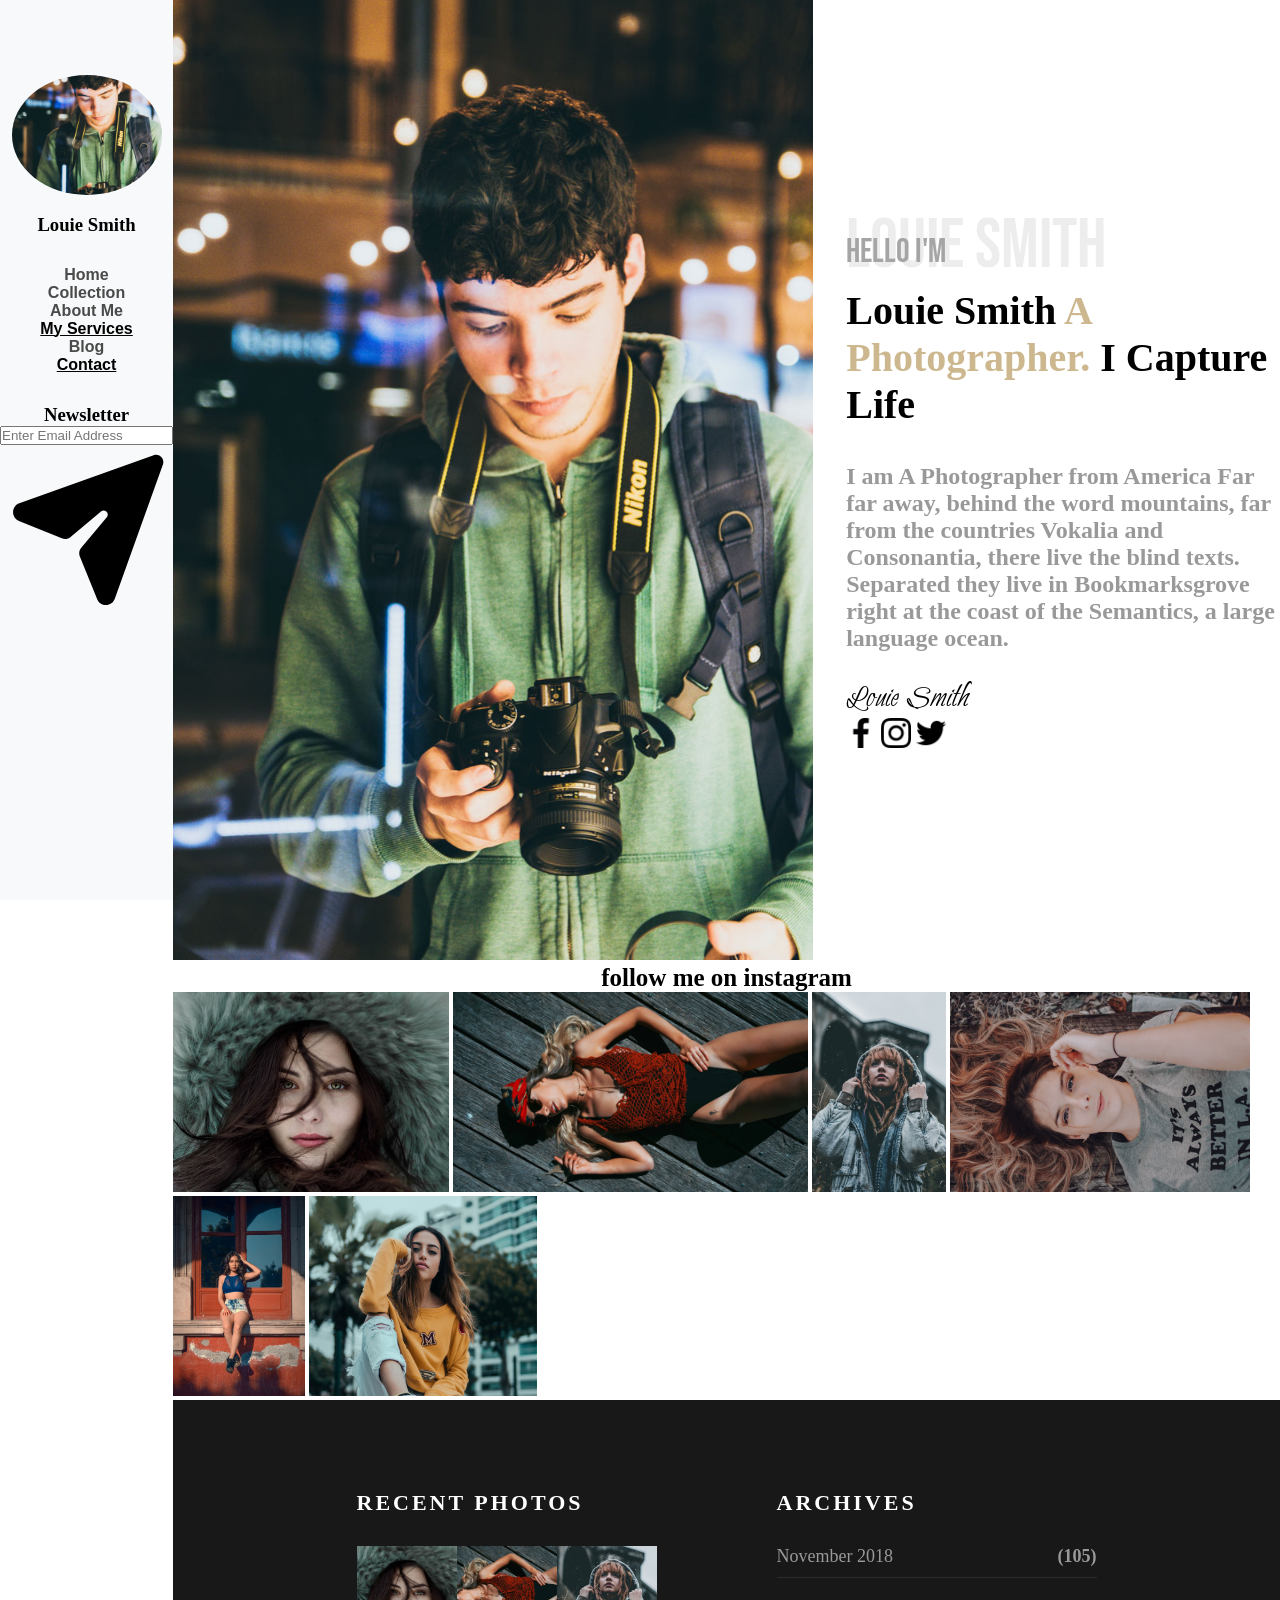
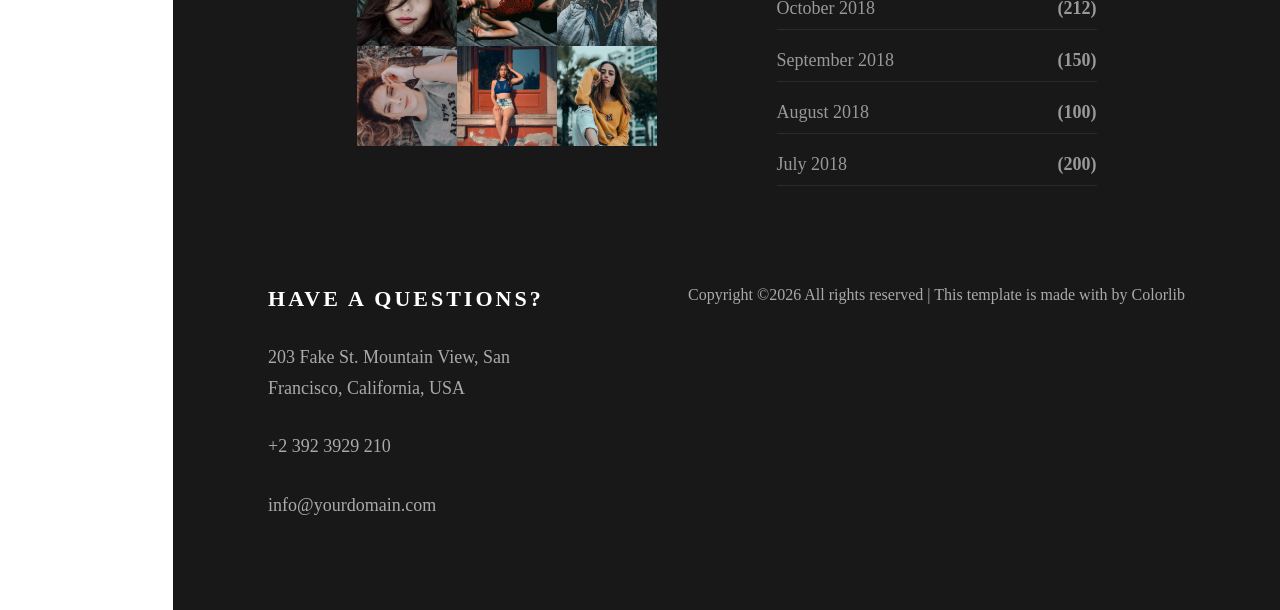
<file: index.html>
<!DOCTYPE html>
<html lang="en">
<head>
    <meta charset="UTF-8">
    <meta name="viewport" content="width=device-width, initial-scale=1.0">
    <title>louie - free 4 bbc</title>
    <link rel="stylesheet" href="xss.css">
    <link rel="preconnect" href="https://fonts.googleapis.com">
    <link rel="preconnect" href="https://fonts.gstatic.com" crossorigin>
    <link href="https://fonts.googleapis.com/css2?family=Petemoss&display=swap" rel="stylesheet">
    <link rel="preconnect" href="https://fonts.googleapis.com">
<link rel="preconnect" href="https://fonts.gstatic.com" crossorigin>
<link href="https://fonts.googleapis.com/css2?family=Bebas+Neue&display=swap" rel="stylesheet"> 
<link rel="preconnect" href="https://fonts.googleapis.com">
<link rel="preconnect" href="https://fonts.gstatic.com" crossorigin>
<link href="https://fonts.googleapis.com/css2?family=Bebas+Neue&family=Source+Code+Pro:ital,wght@0,200..900;1,200..900&display=swap" rel="stylesheet">
</head>
<body>
    <div class="home">
        <img src="author.jpg" class="profileft-autor">
    
        <h3 class="LouieS">Louie Smith</h3>
    
        <ul class="lista-home">
            <li><a href="index.html" class="home2">Home</a></li>
            <li><a href="collection.html" class="home2">Collection</a></li>
            <li><a href="about.html" class="home2">About Me</a></li>
            <li><a href="myservices.html" class="home2 ativo">My Services</a></li>
            <li><a href="blog.html" class="home2">Blog</a></li>
            <li><a href="conttact.html" class="home2hbaa">Contact</a></li>
        </ul>
    
        <div class="nws-email">
            <h3>Newsletter</h3>
    
            <input type="text"
                   class="enter-email-adress"
                   placeholder="Enter Email Address">
    
            <svg xmlns="http://www.w3.org/2000/svg"
                 viewBox="0 0 640 640"
                 class="aviao-de-papel">
    
                <path d="M568.4 37.7C578.2 34.2 589 36.7 596.4 44C603.8 51.3 606.2 62.2 602.7 72L424.7 568.9C419.7 582.8 406.6 592 391.9 592C377.7 592 364.9 583.4 359.6 570.3L295.4 412.3C290.9 401.3 292.9 388.7 300.6 379.7L395.1 267.3C400.2 261.2 399.8 252.3 394.2 246.7C388.6 241.1 379.6 240.7 373.6 245.8L261.2 340.1C252.1 347.7 239.6 349.7 228.6 345.3L70.1 280.8C57 275.5 48.4 262.7 48.4 248.5C48.4 233.8 57.6 220.7 71.5 215.7L568.4 37.7z"/>
            </svg>
        </div>
    </div>
<main id="direita">
    <section id="sec1">
        <div> 
            <img  class="pi"   src="author.jpg" alt="">
            </div>
        <div class="dois"><h3 class="ru">Louie Smith</h3>
            <h2 class="asd">hello i'm</h2>
        
        <h3 class="tr">Louie Smith  <span style="color: #ccb78f;">A Photographer.</span> I Capture Life</h3>
       <h1 class="fs"> I am A Photographer from America Far far away, behind the word mountains,
         far from the countries Vokalia and Consonantia, there live the blind texts. Separated they live in Bookmarksgrove right at the coast of the Semantics, a large language ocean.</h1>
        <br> <div class="ty">
            <h3 class="er">Louie Smith   </h3>
        <img class="ty" src="facebook-app-symbol.png" alt="">
        <img class="ty" src="instagram.png" alt="">
        <img class="ty" src="twitter.png" alt="">
        </div>
        </div>
    </section>

    <section id="sec2">
        <div>
            <h3 class="we2"> follow me on instagram</h3>
            <img  class="we"   src="image_1.jpg" alt=""> <img class="we" src="image_2.jpg" alt=""> <img class="we" src="image_3.jpg" alt=""> <img class="we" src="image_4.jpg" alt=""> <img class="we" src="image_5.jpg" alt=""> <img class="we" src="image_6.jpg" alt="">
        </div>
       
    </section>
    <footer class="rodape">

        <div class="bloco">

            <h4>RECENT PHOTOS</h4>

            <div class="mini-galeria">
                <img src="image_1.jpg">
                <img src="image_2.jpg">
                <img src="image_3.jpg">
                <img src="image_4.jpg">
                <img src="image_5.jpg">
                <img src="image_6.jpg">
            </div>

        </div>

        <div class="bloco">      
            <h4>ARCHIVES</h4>   
            <div class="archives">   
                <div><span>November 2018</span> <b>(105)</b></div>
                <div><span>October 2018</span> <b>(212)</b></div>
                <div><span>September 2018</span> <b>(150)</b></div>
                <div><span>August 2018</span> <b>(100)</b></div>
                <div><span>July 2018</span> <b>(200)</b></div>
            </div>
        </div>

        <div class="bloco">
    
    
            <h4>HAVE A QUESTIONS?</h4>
    
    
            <div class="contato">
                <p> 203 Fake St. Mountain View, San Francisco, California, USA</p>
                <p> +2 392 3929 210</p>
                <p> info@yourdomain.com</p>
            </div>
        </div>
 <div class="cpy">
    Copyright ©2026 All rights reserved | This template is made with  by Colorlib
 </div>
    
    
    </footer> 
</main>
</body>
</html>
</file>
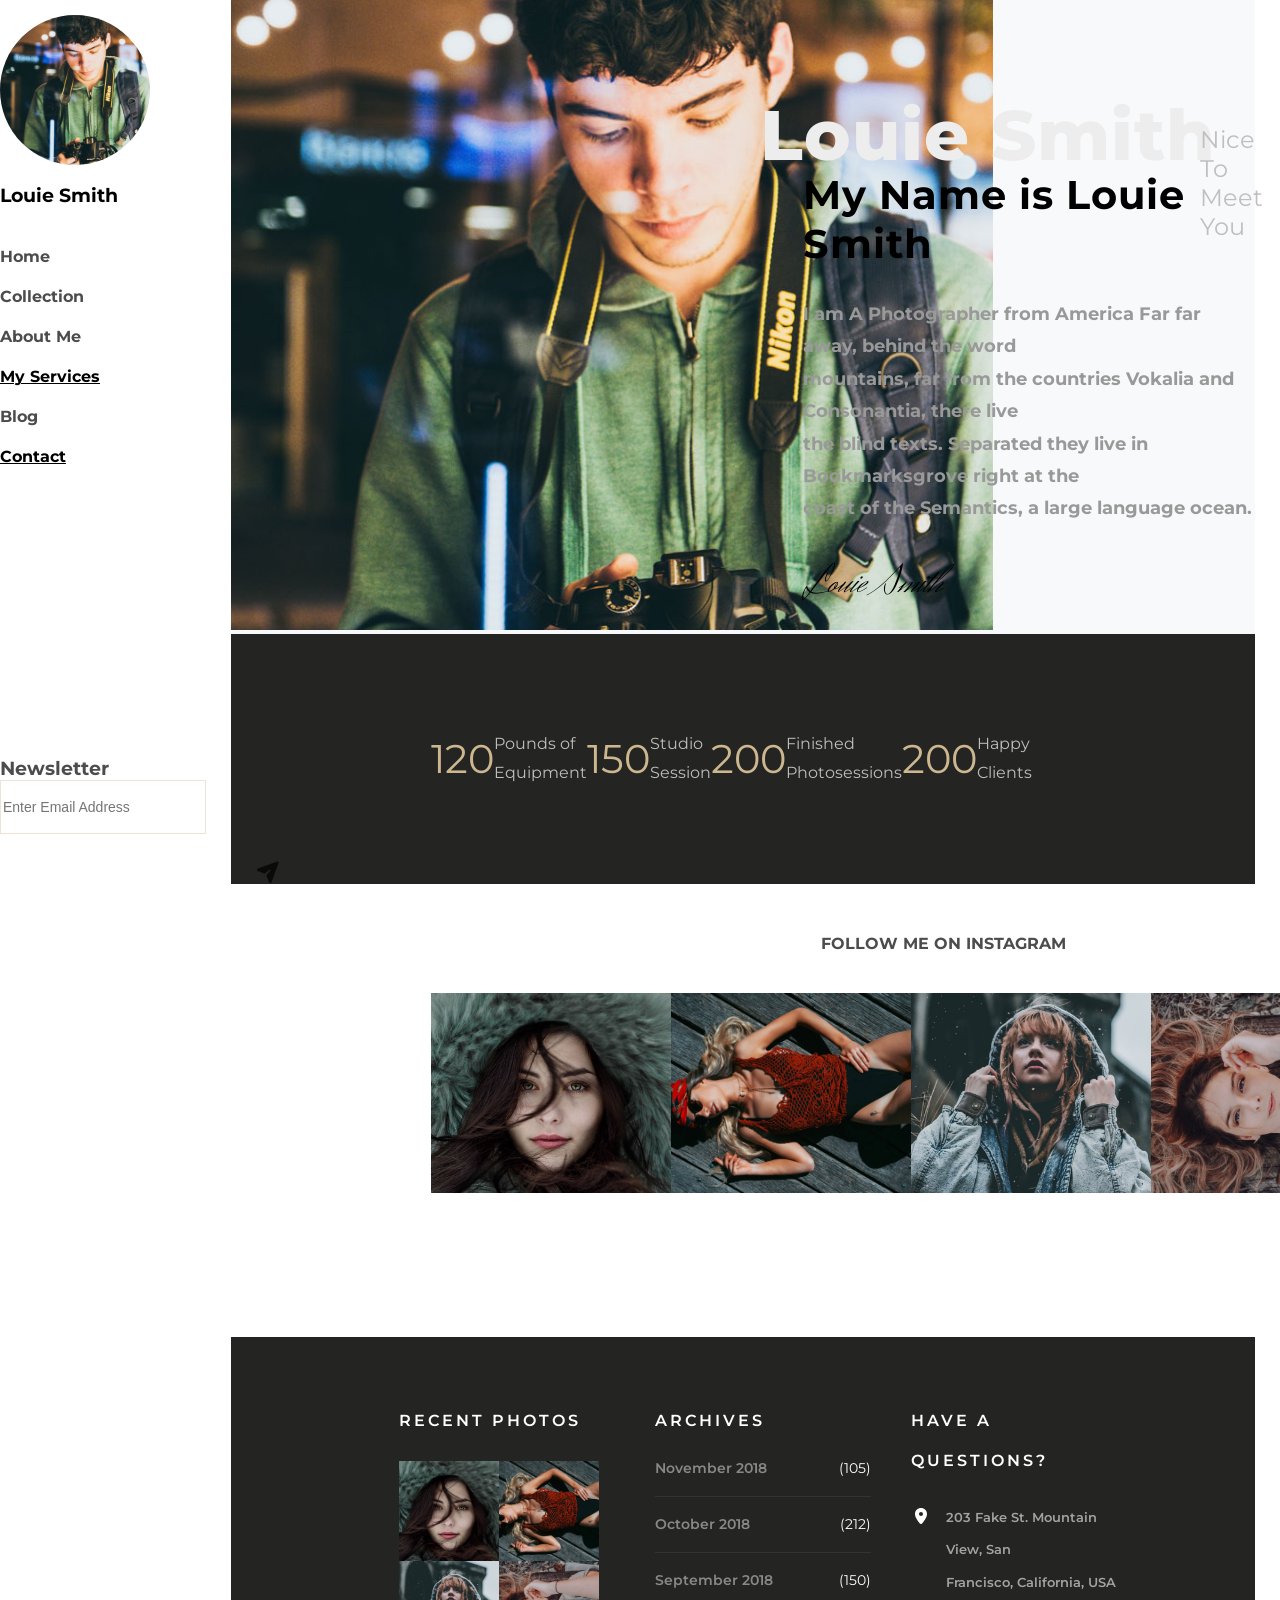
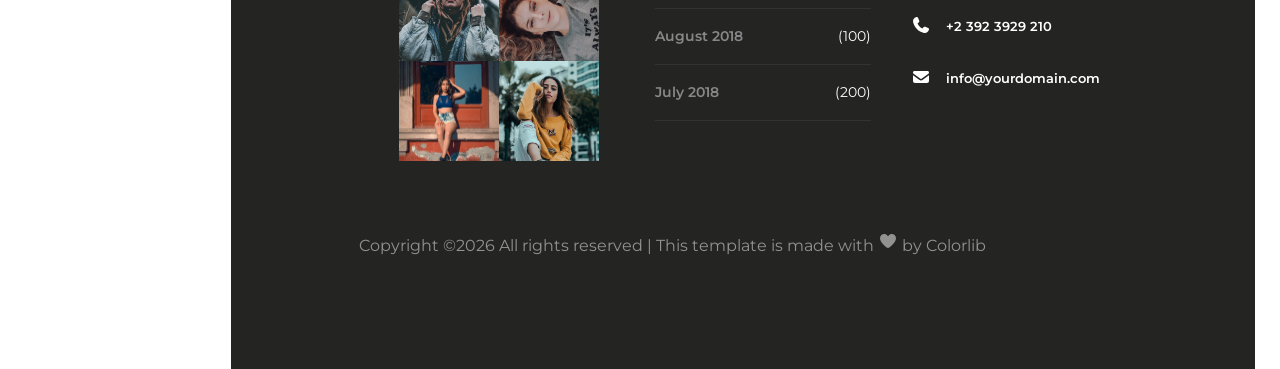
<file: about.html>
<!DOCTYPE html>
<html lang="en">

<head>
    <meta charset="UTF-8">
    <meta name="viewport" content="width=device-width, initial-scale=1.0">
    <title>Document</title>
    <link rel="stylesheet" href="about.css">
    <link rel="preconnect" href="https://fonts.googleapis.com">
    <link rel="preconnect" href="https://fonts.gstatic.com" crossorigin>
    <link href="https://fonts.googleapis.com/css2?family=Montserrat:ital,wght@0,100..900;1,100..900&display=swap"
        rel="stylesheet">
    <link rel="preconnect" href="https://fonts.googleapis.com">
    <link rel="preconnect" href="https://fonts.gstatic.com" crossorigin>
    <link href="https://fonts.googleapis.com/css2?family=Herr+Von+Muellerhoff&display=swap" rel="stylesheet">
</head>

<body>
    <div class="home">
        <img src="author.jpg" class="profileft-autor">
    
        <h3 class="LouieS">Louie Smith</h3>
    
        <ul class="lista-home">
            <li><a href="index.html" class="home2">Home</a></li>
            <li><a href="collection.html" class="home2">Collection</a></li>
            <li><a href="about.html" class="home2">About Me</a></li>
            <li><a href="myservices.html" class="home2 ativo">My Services</a></li>
            <li><a href="blog.html" class="home2">Blog</a></li>
            <li><a href="conttact.html" class="home2hbaa">Contact</a></li>
        </ul>
    
        <div class="nws-email">
            <h3>Newsletter</h3>
    
            <input type="text"
                   class="enter-email-adress"
                   placeholder="Enter Email Address">
    
            <svg xmlns="http://www.w3.org/2000/svg"
                 viewBox="0 0 640 640"
                 class="aviao-de-papel">
    
                <path d="M568.4 37.7C578.2 34.2 589 36.7 596.4 44C603.8 51.3 606.2 62.2 602.7 72L424.7 568.9C419.7 582.8 406.6 592 391.9 592C377.7 592 364.9 583.4 359.6 570.3L295.4 412.3C290.9 401.3 292.9 388.7 300.6 379.7L395.1 267.3C400.2 261.2 399.8 252.3 394.2 246.7C388.6 241.1 379.6 240.7 373.6 245.8L261.2 340.1C252.1 347.7 239.6 349.7 228.6 345.3L70.1 280.8C57 275.5 48.4 262.7 48.4 248.5C48.4 233.8 57.6 220.7 71.5 215.7L568.4 37.7z"/>
            </svg>
        </div>
    </div>
    <div class="direita">
        <div class="sec01">
            <div class="esquerda-direita">
                <img src="author.jpg" class="img-autor-principal">
            </div>
            <div class="direita-direita">
                <p class="hello-im">Nice To Meet You</p>
                <h1 class="titulo-Louie">Louie Smith</h1>
                <h1 class="texto-com-dourado">My Name is Louie Smith</h1>
                <p class="paragrafo-photo">I am A Photographer from America Far far away, behind the word<br>
                    mountains, far from the countries Vokalia and Consonantia, there live<br>
                    the blind texts. Separated they live in Bookmarksgrove right at the<br>
                    coast of the Semantics, a large language ocean.</p>
                <h3 class="assinatura">Louie Smith</h3>
                <ul class="rede-social">
                    <li><a href=""><svg xmlns="http://www.w3.org/2000/svg" viewBox="0 0 640 640"
                                class="icone-redeSocial">
                                <path
                                    d="M523.4 215.7C523.7 220.2 523.7 224.8 523.7 229.3C523.7 368 418.1 527.9 225.1 527.9C165.6 527.9 110.4 510.7 64 480.8C72.4 481.8 80.6 482.1 89.3 482.1C138.4 482.1 183.5 465.5 219.6 437.3C173.5 436.3 134.8 406.1 121.5 364.5C128 365.5 134.5 366.1 141.3 366.1C150.7 366.1 160.1 364.8 168.9 362.5C120.8 352.8 84.8 310.5 84.8 259.5L84.8 258.2C98.8 266 115 270.9 132.2 271.5C103.9 252.7 85.4 220.5 85.4 184.1C85.4 164.6 90.6 146.7 99.7 131.1C151.4 194.8 229 236.4 316.1 240.9C314.5 233.1 313.5 225 313.5 216.9C313.5 159.1 360.3 112 418.4 112C448.6 112 475.9 124.7 495.1 145.1C518.8 140.6 541.6 131.8 561.7 119.8C553.9 144.2 537.3 164.6 515.6 177.6C536.7 175.3 557.2 169.5 576 161.4C561.7 182.2 543.8 200.7 523.4 215.7z" />
                            </svg></a></li>
                    <li><a href=""><svg xmlns="http://www.w3.org/2000/svg" viewBox="0 0 640 640"
                                class="icone-redeSocial">
                                <path
                                    d="M240 363.3L240 576L356 576L356 363.3L442.5 363.3L460.5 265.5L356 265.5L356 230.9C356 179.2 376.3 159.4 428.7 159.4C445 159.4 458.1 159.8 465.7 160.6L465.7 71.9C451.4 68 416.4 64 396.2 64C289.3 64 240 114.5 240 223.4L240 265.5L174 265.5L174 363.3L240 363.3z" />
                            </svg></a></li>
                    <li><a href=""><svg xmlns="http://www.w3.org/2000/svg" viewBox="0 0 640 640"
                                class="icone-redeSocial">
                                <path
                                    d="M320.3 205C256.8 204.8 205.2 256.2 205 319.7C204.8 383.2 256.2 434.8 319.7 435C383.2 435.2 434.8 383.8 435 320.3C435.2 256.8 383.8 205.2 320.3 205zM319.7 245.4C360.9 245.2 394.4 278.5 394.6 319.7C394.8 360.9 361.5 394.4 320.3 394.6C279.1 394.8 245.6 361.5 245.4 320.3C245.2 279.1 278.5 245.6 319.7 245.4zM413.1 200.3C413.1 185.5 425.1 173.5 439.9 173.5C454.7 173.5 466.7 185.5 466.7 200.3C466.7 215.1 454.7 227.1 439.9 227.1C425.1 227.1 413.1 215.1 413.1 200.3zM542.8 227.5C541.1 191.6 532.9 159.8 506.6 133.6C480.4 107.4 448.6 99.2 412.7 97.4C375.7 95.3 264.8 95.3 227.8 97.4C192 99.1 160.2 107.3 133.9 133.5C107.6 159.7 99.5 191.5 97.7 227.4C95.6 264.4 95.6 375.3 97.7 412.3C99.4 448.2 107.6 480 133.9 506.2C160.2 532.4 191.9 540.6 227.8 542.4C264.8 544.5 375.7 544.5 412.7 542.4C448.6 540.7 480.4 532.5 506.6 506.2C532.8 480 541 448.2 542.8 412.3C544.9 375.3 544.9 264.5 542.8 227.5zM495 452C487.2 471.6 472.1 486.7 452.4 494.6C422.9 506.3 352.9 503.6 320.3 503.6C287.7 503.6 217.6 506.2 188.2 494.6C168.6 486.8 153.5 471.7 145.6 452C133.9 422.5 136.6 352.5 136.6 319.9C136.6 287.3 134 217.2 145.6 187.8C153.4 168.2 168.5 153.1 188.2 145.2C217.7 133.5 287.7 136.2 320.3 136.2C352.9 136.2 423 133.6 452.4 145.2C472 153 487.1 168.1 495 187.8C506.7 217.3 504 287.3 504 319.9C504 352.5 506.7 422.6 495 452z" />
                            </svg></a></li>
                </ul>
            </div>
        </div>
        <div class="sec02">
            <div>
                <h2>120</h2>
                <h4>Pounds of<br>
                    Equipment</h4>
                <h2>150</h2>
                <h4>Studio<br>
                    Session</h4>
                <h2>200</h2>
                <h4>Finished<br>
                    Photosessions</h4>
                <h2>200</h2>
                <h4>Happy<br>
                    Clients</h4>
            </div>

        </div>
        <div class="sec03">
            <div class="follow-me">
                <h3>FOLLOW ME ON INSTAGRAM</h3>
            </div>
            <div class="flex-na-imagem">
                <div class="image-overlay">
                    <img src="image_1.jpg" class="img-insta">
                    <div class="overlay"><svg xmlns="http://www.w3.org/2000/svg" viewBox="0 0 640 640"
                            class="ig-overlay">
                            <path
                                d="M320.3 205C256.8 204.8 205.2 256.2 205 319.7C204.8 383.2 256.2 434.8 319.7 435C383.2 435.2 434.8 383.8 435 320.3C435.2 256.8 383.8 205.2 320.3 205zM319.7 245.4C360.9 245.2 394.4 278.5 394.6 319.7C394.8 360.9 361.5 394.4 320.3 394.6C279.1 394.8 245.6 361.5 245.4 320.3C245.2 279.1 278.5 245.6 319.7 245.4zM413.1 200.3C413.1 185.5 425.1 173.5 439.9 173.5C454.7 173.5 466.7 185.5 466.7 200.3C466.7 215.1 454.7 227.1 439.9 227.1C425.1 227.1 413.1 215.1 413.1 200.3zM542.8 227.5C541.1 191.6 532.9 159.8 506.6 133.6C480.4 107.4 448.6 99.2 412.7 97.4C375.7 95.3 264.8 95.3 227.8 97.4C192 99.1 160.2 107.3 133.9 133.5C107.6 159.7 99.5 191.5 97.7 227.4C95.6 264.4 95.6 375.3 97.7 412.3C99.4 448.2 107.6 480 133.9 506.2C160.2 532.4 191.9 540.6 227.8 542.4C264.8 544.5 375.7 544.5 412.7 542.4C448.6 540.7 480.4 532.5 506.6 506.2C532.8 480 541 448.2 542.8 412.3C544.9 375.3 544.9 264.5 542.8 227.5zM495 452C487.2 471.6 472.1 486.7 452.4 494.6C422.9 506.3 352.9 503.6 320.3 503.6C287.7 503.6 217.6 506.2 188.2 494.6C168.6 486.8 153.5 471.7 145.6 452C133.9 422.5 136.6 352.5 136.6 319.9C136.6 287.3 134 217.2 145.6 187.8C153.4 168.2 168.5 153.1 188.2 145.2C217.7 133.5 287.7 136.2 320.3 136.2C352.9 136.2 423 133.6 452.4 145.2C472 153 487.1 168.1 495 187.8C506.7 217.3 504 287.3 504 319.9C504 352.5 506.7 422.6 495 452z" />
                        </svg></div>
                </div>
                <div class="image-overlay">
                    <img src="image_2.jpg" class="img-insta">
                    <div class="overlay"><svg xmlns="http://www.w3.org/2000/svg" viewBox="0 0 640 640"
                            class="ig-overlay">
                            <path
                                d="M320.3 205C256.8 204.8 205.2 256.2 205 319.7C204.8 383.2 256.2 434.8 319.7 435C383.2 435.2 434.8 383.8 435 320.3C435.2 256.8 383.8 205.2 320.3 205zM319.7 245.4C360.9 245.2 394.4 278.5 394.6 319.7C394.8 360.9 361.5 394.4 320.3 394.6C279.1 394.8 245.6 361.5 245.4 320.3C245.2 279.1 278.5 245.6 319.7 245.4zM413.1 200.3C413.1 185.5 425.1 173.5 439.9 173.5C454.7 173.5 466.7 185.5 466.7 200.3C466.7 215.1 454.7 227.1 439.9 227.1C425.1 227.1 413.1 215.1 413.1 200.3zM542.8 227.5C541.1 191.6 532.9 159.8 506.6 133.6C480.4 107.4 448.6 99.2 412.7 97.4C375.7 95.3 264.8 95.3 227.8 97.4C192 99.1 160.2 107.3 133.9 133.5C107.6 159.7 99.5 191.5 97.7 227.4C95.6 264.4 95.6 375.3 97.7 412.3C99.4 448.2 107.6 480 133.9 506.2C160.2 532.4 191.9 540.6 227.8 542.4C264.8 544.5 375.7 544.5 412.7 542.4C448.6 540.7 480.4 532.5 506.6 506.2C532.8 480 541 448.2 542.8 412.3C544.9 375.3 544.9 264.5 542.8 227.5zM495 452C487.2 471.6 472.1 486.7 452.4 494.6C422.9 506.3 352.9 503.6 320.3 503.6C287.7 503.6 217.6 506.2 188.2 494.6C168.6 486.8 153.5 471.7 145.6 452C133.9 422.5 136.6 352.5 136.6 319.9C136.6 287.3 134 217.2 145.6 187.8C153.4 168.2 168.5 153.1 188.2 145.2C217.7 133.5 287.7 136.2 320.3 136.2C352.9 136.2 423 133.6 452.4 145.2C472 153 487.1 168.1 495 187.8C506.7 217.3 504 287.3 504 319.9C504 352.5 506.7 422.6 495 452z" />
                        </svg></div>
                </div>

                <div class="image-overlay">
                    <img src="image_3.jpg" class="img-insta">
                    <div class="overlay"><svg xmlns="http://www.w3.org/2000/svg" viewBox="0 0 640 640"
                            class="ig-overlay">
                            <path
                                d="M320.3 205C256.8 204.8 205.2 256.2 205 319.7C204.8 383.2 256.2 434.8 319.7 435C383.2 435.2 434.8 383.8 435 320.3C435.2 256.8 383.8 205.2 320.3 205zM319.7 245.4C360.9 245.2 394.4 278.5 394.6 319.7C394.8 360.9 361.5 394.4 320.3 394.6C279.1 394.8 245.6 361.5 245.4 320.3C245.2 279.1 278.5 245.6 319.7 245.4zM413.1 200.3C413.1 185.5 425.1 173.5 439.9 173.5C454.7 173.5 466.7 185.5 466.7 200.3C466.7 215.1 454.7 227.1 439.9 227.1C425.1 227.1 413.1 215.1 413.1 200.3zM542.8 227.5C541.1 191.6 532.9 159.8 506.6 133.6C480.4 107.4 448.6 99.2 412.7 97.4C375.7 95.3 264.8 95.3 227.8 97.4C192 99.1 160.2 107.3 133.9 133.5C107.6 159.7 99.5 191.5 97.7 227.4C95.6 264.4 95.6 375.3 97.7 412.3C99.4 448.2 107.6 480 133.9 506.2C160.2 532.4 191.9 540.6 227.8 542.4C264.8 544.5 375.7 544.5 412.7 542.4C448.6 540.7 480.4 532.5 506.6 506.2C532.8 480 541 448.2 542.8 412.3C544.9 375.3 544.9 264.5 542.8 227.5zM495 452C487.2 471.6 472.1 486.7 452.4 494.6C422.9 506.3 352.9 503.6 320.3 503.6C287.7 503.6 217.6 506.2 188.2 494.6C168.6 486.8 153.5 471.7 145.6 452C133.9 422.5 136.6 352.5 136.6 319.9C136.6 287.3 134 217.2 145.6 187.8C153.4 168.2 168.5 153.1 188.2 145.2C217.7 133.5 287.7 136.2 320.3 136.2C352.9 136.2 423 133.6 452.4 145.2C472 153 487.1 168.1 495 187.8C506.7 217.3 504 287.3 504 319.9C504 352.5 506.7 422.6 495 452z" />
                        </svg></div>
                </div>
                <div class="image-overlay">
                    <img src="image_4.jpg" class="img-insta">
                    <div class="overlay"><svg xmlns="http://www.w3.org/2000/svg" viewBox="0 0 640 640"
                            class="ig-overlay">
                            <path
                                d="M320.3 205C256.8 204.8 205.2 256.2 205 319.7C204.8 383.2 256.2 434.8 319.7 435C383.2 435.2 434.8 383.8 435 320.3C435.2 256.8 383.8 205.2 320.3 205zM319.7 245.4C360.9 245.2 394.4 278.5 394.6 319.7C394.8 360.9 361.5 394.4 320.3 394.6C279.1 394.8 245.6 361.5 245.4 320.3C245.2 279.1 278.5 245.6 319.7 245.4zM413.1 200.3C413.1 185.5 425.1 173.5 439.9 173.5C454.7 173.5 466.7 185.5 466.7 200.3C466.7 215.1 454.7 227.1 439.9 227.1C425.1 227.1 413.1 215.1 413.1 200.3zM542.8 227.5C541.1 191.6 532.9 159.8 506.6 133.6C480.4 107.4 448.6 99.2 412.7 97.4C375.7 95.3 264.8 95.3 227.8 97.4C192 99.1 160.2 107.3 133.9 133.5C107.6 159.7 99.5 191.5 97.7 227.4C95.6 264.4 95.6 375.3 97.7 412.3C99.4 448.2 107.6 480 133.9 506.2C160.2 532.4 191.9 540.6 227.8 542.4C264.8 544.5 375.7 544.5 412.7 542.4C448.6 540.7 480.4 532.5 506.6 506.2C532.8 480 541 448.2 542.8 412.3C544.9 375.3 544.9 264.5 542.8 227.5zM495 452C487.2 471.6 472.1 486.7 452.4 494.6C422.9 506.3 352.9 503.6 320.3 503.6C287.7 503.6 217.6 506.2 188.2 494.6C168.6 486.8 153.5 471.7 145.6 452C133.9 422.5 136.6 352.5 136.6 319.9C136.6 287.3 134 217.2 145.6 187.8C153.4 168.2 168.5 153.1 188.2 145.2C217.7 133.5 287.7 136.2 320.3 136.2C352.9 136.2 423 133.6 452.4 145.2C472 153 487.1 168.1 495 187.8C506.7 217.3 504 287.3 504 319.9C504 352.5 506.7 422.6 495 452z" />
                        </svg></div>
                </div>
                <div class="image-overlay">
                    <img src="image_5.jpg" class="img-insta">
                    <div class="overlay"><svg xmlns="http://www.w3.org/2000/svg" viewBox="0 0 640 640"
                            class="ig-overlay">
                            <path
                                d="M320.3 205C256.8 204.8 205.2 256.2 205 319.7C204.8 383.2 256.2 434.8 319.7 435C383.2 435.2 434.8 383.8 435 320.3C435.2 256.8 383.8 205.2 320.3 205zM319.7 245.4C360.9 245.2 394.4 278.5 394.6 319.7C394.8 360.9 361.5 394.4 320.3 394.6C279.1 394.8 245.6 361.5 245.4 320.3C245.2 279.1 278.5 245.6 319.7 245.4zM413.1 200.3C413.1 185.5 425.1 173.5 439.9 173.5C454.7 173.5 466.7 185.5 466.7 200.3C466.7 215.1 454.7 227.1 439.9 227.1C425.1 227.1 413.1 215.1 413.1 200.3zM542.8 227.5C541.1 191.6 532.9 159.8 506.6 133.6C480.4 107.4 448.6 99.2 412.7 97.4C375.7 95.3 264.8 95.3 227.8 97.4C192 99.1 160.2 107.3 133.9 133.5C107.6 159.7 99.5 191.5 97.7 227.4C95.6 264.4 95.6 375.3 97.7 412.3C99.4 448.2 107.6 480 133.9 506.2C160.2 532.4 191.9 540.6 227.8 542.4C264.8 544.5 375.7 544.5 412.7 542.4C448.6 540.7 480.4 532.5 506.6 506.2C532.8 480 541 448.2 542.8 412.3C544.9 375.3 544.9 264.5 542.8 227.5zM495 452C487.2 471.6 472.1 486.7 452.4 494.6C422.9 506.3 352.9 503.6 320.3 503.6C287.7 503.6 217.6 506.2 188.2 494.6C168.6 486.8 153.5 471.7 145.6 452C133.9 422.5 136.6 352.5 136.6 319.9C136.6 287.3 134 217.2 145.6 187.8C153.4 168.2 168.5 153.1 188.2 145.2C217.7 133.5 287.7 136.2 320.3 136.2C352.9 136.2 423 133.6 452.4 145.2C472 153 487.1 168.1 495 187.8C506.7 217.3 504 287.3 504 319.9C504 352.5 506.7 422.6 495 452z" />
                        </svg></div>
                </div>
            </div>
        </div>
        <div class="secRodapé">

            <div class="listas-rodapé">
                <ul>
                    <li>
                        <h6>RECENT PHOTOS</h6>
                    </li>
                    <div class="grade-img">
                        <img src="image_1.jpg" class="imgNaGrade">
                        <img src="image_2.jpg" class="imgNaGrade">
                        <img src="image_3.jpg" class="imgNaGrade">
                        <img src="image_4.jpg" class="imgNaGrade">
                        <img src="image_5.jpg" class="imgNaGrade">
                        <img src="image_6.jpg" class="imgNaGrade">
                    </div>
                </ul>

                <ul class="lista-arquivos">
                    <li>
                        <h6>ARCHIVES</h6>
                    </li>
                    <li>
                        <a href="" class="categoria">
                            <span class="texto">November 2018</span>
                            <span class="numero">(105)</span>
                        </a>
                    </li>
                    <li>
                        <a href="" class="categoria">
                            <span class="texto">October 2018</span>
                            <span class="numero">(212)</span>
                        </a>
                    </li>
                    <li>
                        <a href="" class="categoria">
                            <span class="texto">September 2018</span>
                            <span class="numero">(150)</span>
                        </a>
                    </li>
                    <li>
                        <a href="" class="categoria">
                            <span class="texto">August 2018</span>
                            <span class="numero">(100)</span>
                        </a>
                    </li>
                    <li>
                        <a href="" class="categoria">
                            <span class="texto">July 2018</span>
                            <span class="numero">(200)</span>
                        </a>
                    </li>
                </ul>
                <ul class="lista-contato">
                    <li class="titulo-contato">
                        <h6>HAVE A QUESTIONS?</h6>
                    </li>
                    <li class="item-contato">
                        <span><svg xmlns="http://www.w3.org/2000/svg" viewBox="0 0 640 640" class="icone">
                                <path
                                    d="M128 252.6C128 148.4 214 64 320 64C426 64 512 148.4 512 252.6C512 371.9 391.8 514.9 341.6 569.4C329.8 582.2 310.1 582.2 298.3 569.4C248.1 514.9 127.9 371.9 127.9 252.6zM320 320C355.3 320 384 291.3 384 256C384 220.7 355.3 192 320 192C284.7 192 256 220.7 256 256C256 291.3 284.7 320 320 320z" />
                            </svg></span>
                        <span class="texto-contato">203 Fake St. Mountain View, San <br>
                            Francisco, California, USA</span>
                    </li>
                    <li class="item-contato">
                        <span><svg xmlns="http://www.w3.org/2000/svg" viewBox="0 0 640 640" class="icone">
                                <path
                                    d="M224.2 89C216.3 70.1 195.7 60.1 176.1 65.4L170.6 66.9C106 84.5 50.8 147.1 66.9 223.3C104 398.3 241.7 536 416.7 573.1C493 589.3 555.5 534 573.1 469.4L574.6 463.9C580 444.2 569.9 423.6 551.1 415.8L453.8 375.3C437.3 368.4 418.2 373.2 406.8 387.1L368.2 434.3C297.9 399.4 241.3 341 208.8 269.3L253 233.3C266.9 222 271.6 202.9 264.8 186.3L224.2 89z" />
                            </svg></span>
                        <span class="texto-contato "><a href="" class="clicavel">+2 392 3929 210</a></span>
                    </li>
                    <li class="item-contato">
                        <span><svg xmlns="http://www.w3.org/2000/svg" viewBox="0 0 640 640" class="icone">
                                <path
                                    d="M112 128C85.5 128 64 149.5 64 176C64 191.1 71.1 205.3 83.2 214.4L291.2 370.4C308.3 383.2 331.7 383.2 348.8 370.4L556.8 214.4C568.9 205.3 576 191.1 576 176C576 149.5 554.5 128 528 128L112 128zM64 260L64 448C64 483.3 92.7 512 128 512L512 512C547.3 512 576 483.3 576 448L576 260L377.6 408.8C343.5 434.4 296.5 434.4 262.4 408.8L64 260z" />
                            </svg></span>
                        <span class="texto-contato"><a href="" class="clicavel">info@yourdomain.com</a></span>
                    </li>
                </ul>
            </div>
            <div class="copyright">
                <p>Copyright ©2026 All rights reserved | This template is made with <span>
                        <svg xmlns="http://www.w3.org/2000/svg" viewBox="0 0 640 640" class="heart">
                            <path
                                d="M305 151.1L320 171.8L335 151.1C360 116.5 400.2 96 442.9 96C516.4 96 576 155.6 576 229.1L576 231.7C576 343.9 436.1 474.2 363.1 529.9C350.7 539.3 335.5 544 320 544C304.5 544 289.2 539.4 276.9 529.9C203.9 474.2 64 343.9 64 231.7L64 229.1C64 155.6 123.6 96 197.1 96C239.8 96 280 116.5 305 151.1z" />
                        </svg>
                    </span> by <span><a href="https://colorlib.com/" class="colorlib">Colorlib</a></span></p>
            </div>
        </div>
    </div>

</body>

</html>
</file>
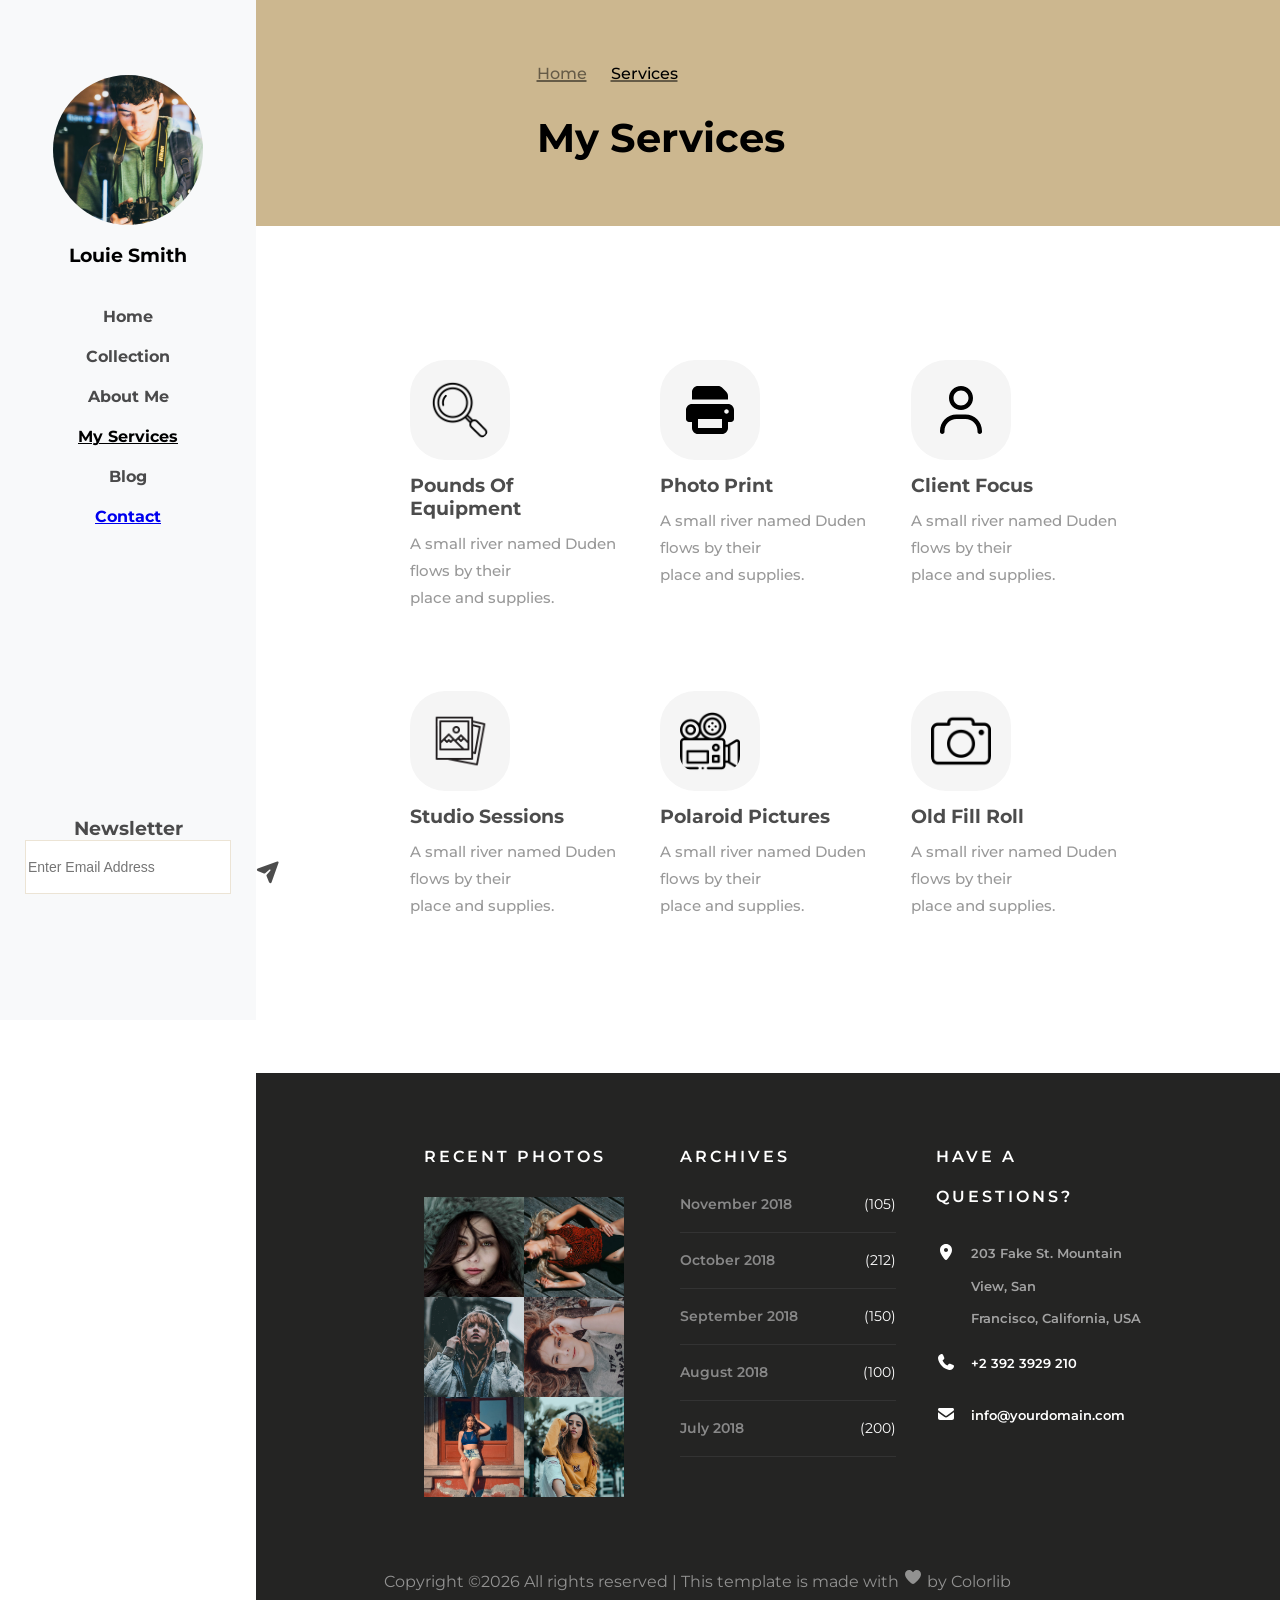
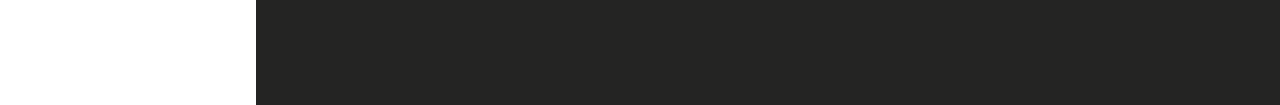
<file: conttact.html>
<!DOCTYPE html>
<html lang="en">

<head>
    <meta charset="UTF-8">
    <meta name="viewport" content="width=device-width, initial-scale=1.0">
    <title>Document</title>
    <link rel="stylesheet" href="myservices.css">
    <link rel="preconnect" href="https://fonts.googleapis.com">
    <link rel="preconnect" href="https://fonts.gstatic.com" crossorigin>
    <link href="https://fonts.googleapis.com/css2?family=Montserrat:ital,wght@0,100..900;1,100..900&display=swap"
        rel="stylesheet">
    <link rel="preconnect" href="https://fonts.googleapis.com">
    <link rel="preconnect" href="https://fonts.gstatic.com" crossorigin>
    <link href="https://fonts.googleapis.com/css2?family=Herr+Von+Muellerhoff&display=swap" rel="stylesheet">
</head>

<body>
    <div class="home">
        <img src="author.jpg" class="profileft-autor">
        <h3 class="LouieS">Louie Smith</h3>
        <ul class="lista-home   ">
            <li><a href="index.html" class="home2">Home</a></li>
            <li><a href="collection.html" class="home2">Collection</a></li>
            <li><a href="about.html" class="home2">About Me</a></li>
            <li><a href="myservices.html" class="home2 ativo">My Services</a></li>
            <li><a href="blog.html" class="home2">Blog</a></li>
            <li><a href="conttact.html" class="home2hbaa">Contact</a></li>
        </ul>
        <div class="nws-email">
            <h3>Newsletter</h3>
            <input type="text" class="enter-email-adress" placeholder="Enter Email Address">
            <svg xmlns="http://www.w3.org/2000/svg" viewBox="0 0 640 640" class="aviao-de-papel">
                <path
                    d="M568.4 37.7C578.2 34.2 589 36.7 596.4 44C603.8 51.3 606.2 62.2 602.7 72L424.7 568.9C419.7 582.8 406.6 592 391.9 592C377.7 592 364.9 583.4 359.6 570.3L295.4 412.3C290.9 401.3 292.9 388.7 300.6 379.7L395.1 267.3C400.2 261.2 399.8 252.3 394.2 246.7C388.6 241.1 379.6 240.7 373.6 245.8L261.2 340.1C252.1 347.7 239.6 349.7 228.6 345.3L70.1 280.8C57 275.5 48.4 262.7 48.4 248.5C48.4 233.8 57.6 220.7 71.5 215.7L568.4 37.7z" />
            </svg>
        </div>
    </div>
    <div class="direita">
        <div class="sec01">
            <div class="banner">
                <a href="index.html" class="redirect">Home</a>
                <a href="myservices.html" class="redirect rdativo">Services</a>
                <h3>My Services</h3>
            </div>
        </div>
        <div class="sec02">
            <div class="itens">
                <div>
                    <img src="magnifying-glass.png" class="icon-meio">
                    <h3>Pounds Of Equipment</h3>
                    <p>A small river named Duden flows by their <br>
                        place and supplies.</p>
                </div>
                <div>
                    <span><svg xmlns="http://www.w3.org/2000/svg" viewBox="0 0 640 640" class="icon-meio">
                            <path
                                d="M128 128C128 92.7 156.7 64 192 64L405.5 64C422.5 64 438.8 70.7 450.8 82.7L493.3 125.2C505.3 137.2 512 153.5 512 170.5L512 208L128 208L128 128zM64 320C64 284.7 92.7 256 128 256L512 256C547.3 256 576 284.7 576 320L576 416C576 433.7 561.7 448 544 448L512 448L512 512C512 547.3 483.3 576 448 576L192 576C156.7 576 128 547.3 128 512L128 448L96 448C78.3 448 64 433.7 64 416L64 320zM192 480L192 512L448 512L448 416L192 416L192 480zM520 336C520 322.7 509.3 312 496 312C482.7 312 472 322.7 472 336C472 349.3 482.7 360 496 360C509.3 360 520 349.3 520 336z" />
                        </svg></span>
                    <h3>Photo Print</h3>
                    <p>A small river named Duden flows by their <br>
                        place and supplies.</p>
                </div>
                <div>
                    <span><svg xmlns="http://www.w3.org/2000/svg" viewBox="0 0 640 640" class="icon-meio">
                            <path
                                d="M240 192C240 147.8 275.8 112 320 112C364.2 112 400 147.8 400 192C400 236.2 364.2 272 320 272C275.8 272 240 236.2 240 192zM448 192C448 121.3 390.7 64 320 64C249.3 64 192 121.3 192 192C192 262.7 249.3 320 320 320C390.7 320 448 262.7 448 192zM144 544C144 473.3 201.3 416 272 416L368 416C438.7 416 496 473.3 496 544L496 552C496 565.3 506.7 576 520 576C533.3 576 544 565.3 544 552L544 544C544 446.8 465.2 368 368 368L272 368C174.8 368 96 446.8 96 544L96 552C96 565.3 106.7 576 120 576C133.3 576 144 565.3 144 552L144 544z" />
                        </svg></span>
                    <h3>Client Focus</h3>
                    <p>A small river named Duden flows by their <br>
                        place and supplies.</p>
                </div>
                <div>
                    <img src="photo.png" class="icon-meio">
                    <h3>Studio Sessions</h3>
                    <p>A small river named Duden flows by their <br>
                        place and supplies.</p>
                </div>
                <div>
                    <img src="camera (1).png" class="icon-meio">
                    <h3>Polaroid Pictures</h3>
                    <p>A small river named Duden flows by their <br>
                        place and supplies.</p>
                </div>
                <div>
                    <img src="camera.png" class="icon-meio">
                    <h3>Old Fill Roll</h3>
                    <p>A small river named Duden flows by their <br>
                        place and supplies.</p>
                </div>
            </div>

        </div>
        <div class="secRodapé">
            <div class="listas-rodapé">
                <ul>
                    <li>
                        <h6>RECENT PHOTOS</h6>
                    </li>
                    <div class="grade-img">
                        <img src="image_1.jpg" class="imgNaGrade">
                        <img src="image_2.jpg" class="imgNaGrade">
                        <img src="image_3.jpg" class="imgNaGrade">
                        <img src="image_4.jpg" class="imgNaGrade">
                        <img src="image_5.jpg" class="imgNaGrade">
                        <img src="image_6.jpg" class="imgNaGrade">
                    </div>
                </ul>

                <ul class="lista-arquivos">
                    <li>
                        <h6>ARCHIVES</h6>
                    </li>
                    <li>
                        <a href="" class="categoria">
                            <span class="texto">November 2018</span>
                            <span class="numero">(105)</span>
                        </a>
                    </li>
                    <li>
                        <a href="" class="categoria">
                            <span class="texto">October 2018</span>
                            <span class="numero">(212)</span>
                        </a>
                    </li>
                    <li>
                        <a href="" class="categoria">
                            <span class="texto">September 2018</span>
                            <span class="numero">(150)</span>
                        </a>
                    </li>
                    <li>
                        <a href="" class="categoria">
                            <span class="texto">August 2018</span>
                            <span class="numero">(100)</span>
                        </a>
                    </li>
                    <li>
                        <a href="" class="categoria">
                            <span class="texto">July 2018</span>
                            <span class="numero">(200)</span>
                        </a>
                    </li>
                </ul>
                <ul class="lista-contato">
                    <li class="titulo-contato">
                        <h6>HAVE A QUESTIONS?</h6>
                    </li>
                    <li class="item-contato">
                        <span><svg xmlns="http://www.w3.org/2000/svg" viewBox="0 0 640 640" class="icone">
                                <path
                                    d="M128 252.6C128 148.4 214 64 320 64C426 64 512 148.4 512 252.6C512 371.9 391.8 514.9 341.6 569.4C329.8 582.2 310.1 582.2 298.3 569.4C248.1 514.9 127.9 371.9 127.9 252.6zM320 320C355.3 320 384 291.3 384 256C384 220.7 355.3 192 320 192C284.7 192 256 220.7 256 256C256 291.3 284.7 320 320 320z" />
                            </svg></span>
                        <span class="texto-contato">203 Fake St. Mountain View, San <br>
                            Francisco, California, USA</span>
                    </li>
                    <li class="item-contato">
                        <span><svg xmlns="http://www.w3.org/2000/svg" viewBox="0 0 640 640" class="icone">
                                <path
                                    d="M224.2 89C216.3 70.1 195.7 60.1 176.1 65.4L170.6 66.9C106 84.5 50.8 147.1 66.9 223.3C104 398.3 241.7 536 416.7 573.1C493 589.3 555.5 534 573.1 469.4L574.6 463.9C580 444.2 569.9 423.6 551.1 415.8L453.8 375.3C437.3 368.4 418.2 373.2 406.8 387.1L368.2 434.3C297.9 399.4 241.3 341 208.8 269.3L253 233.3C266.9 222 271.6 202.9 264.8 186.3L224.2 89z" />
                            </svg></span>
                        <span class="texto-contato "><a href="" class="clicavel">+2 392 3929 210</a></span>
                    </li>
                    <li class="item-contato">
                        <span><svg xmlns="http://www.w3.org/2000/svg" viewBox="0 0 640 640" class="icone">
                                <path
                                    d="M112 128C85.5 128 64 149.5 64 176C64 191.1 71.1 205.3 83.2 214.4L291.2 370.4C308.3 383.2 331.7 383.2 348.8 370.4L556.8 214.4C568.9 205.3 576 191.1 576 176C576 149.5 554.5 128 528 128L112 128zM64 260L64 448C64 483.3 92.7 512 128 512L512 512C547.3 512 576 483.3 576 448L576 260L377.6 408.8C343.5 434.4 296.5 434.4 262.4 408.8L64 260z" />
                            </svg></span>
                        <span class="texto-contato"><a href="" class="clicavel">info@yourdomain.com</a></span>
                    </li>
                </ul>
            </div>
            <div class="copyright">
                <p>Copyright ©2026 All rights reserved | This template is made with <span>
                        <svg xmlns="http://www.w3.org/2000/svg" viewBox="0 0 640 640" class="heart">
                            <path
                                d="M305 151.1L320 171.8L335 151.1C360 116.5 400.2 96 442.9 96C516.4 96 576 155.6 576 229.1L576 231.7C576 343.9 436.1 474.2 363.1 529.9C350.7 539.3 335.5 544 320 544C304.5 544 289.2 539.4 276.9 529.9C203.9 474.2 64 343.9 64 231.7L64 229.1C64 155.6 123.6 96 197.1 96C239.8 96 280 116.5 305 151.1z" />
                        </svg>
                    </span> by <span><a href="https://colorlib.com/" class="colorlib">Colorlib</a></span></p>
            </div>
        </div>
    </div>

</body>

</html>
</file>
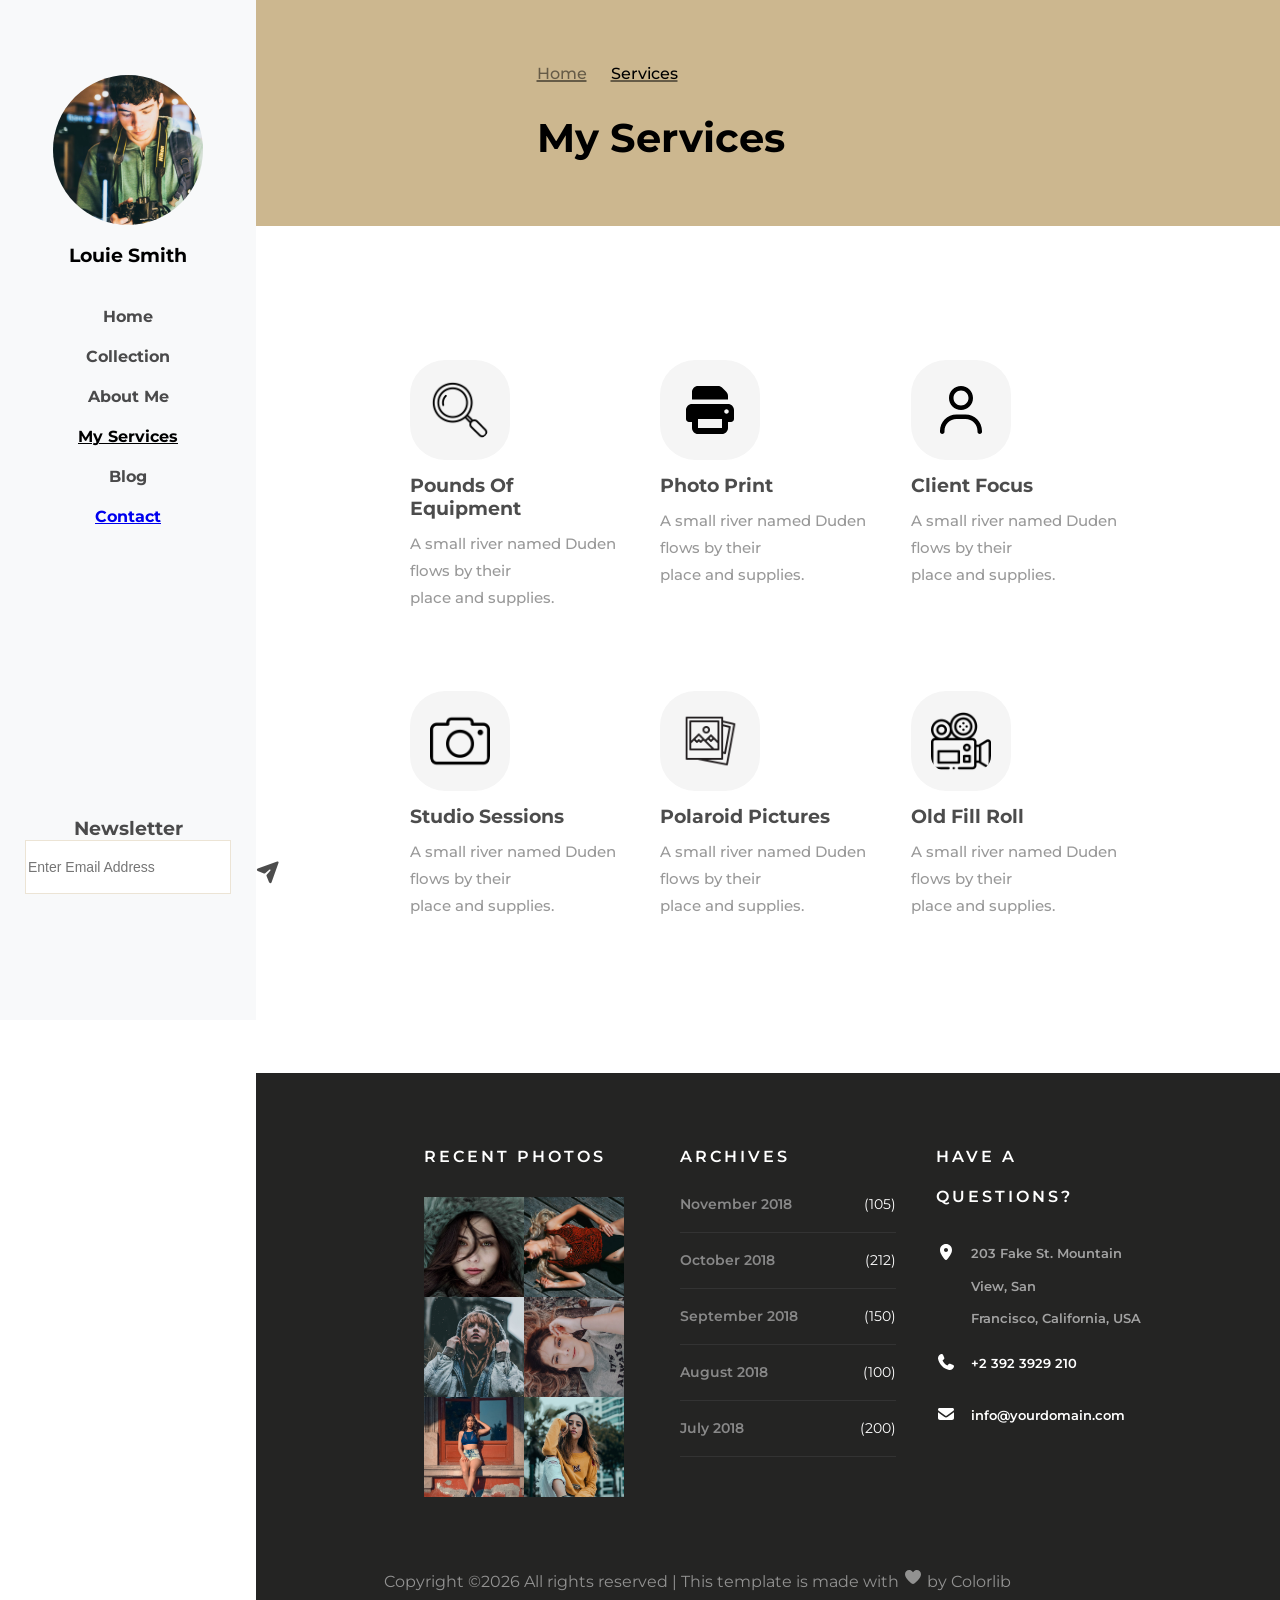
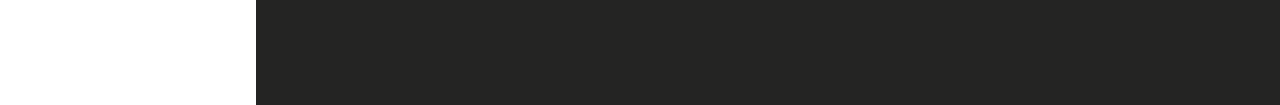
<file: myservices.html>
<!DOCTYPE html>
<html lang="en">

<head>
    <meta charset="UTF-8">
    <meta name="viewport" content="width=device-width, initial-scale=1.0">
    <title>Document</title>
    <link rel="stylesheet" href="myservices.css">
    <link rel="preconnect" href="https://fonts.googleapis.com">
    <link rel="preconnect" href="https://fonts.gstatic.com" crossorigin>
    <link href="https://fonts.googleapis.com/css2?family=Montserrat:ital,wght@0,100..900;1,100..900&display=swap"
        rel="stylesheet">
    <link rel="preconnect" href="https://fonts.googleapis.com">
    <link rel="preconnect" href="https://fonts.gstatic.com" crossorigin>
    <link href="https://fonts.googleapis.com/css2?family=Herr+Von+Muellerhoff&display=swap" rel="stylesheet">
</head>

<body>
    <div class="home">
        <img src="author.jpg" class="profileft-autor">
        <h3 class="LouieS">Louie Smith</h3>
        <ul class="lista-home">
            <li><a href="index.html" class="home2">Home</a></li>
            <li><a href="collection.html" class="home2">Collection</a></li>
            <li><a href="about.html" class="home2">About Me</a></li>
            <li><a href="myservices.html" class="home2 ativo">My Services</a></li>
            <li><a href="blog.html" class="home2">Blog</a></li>
            <li><a href="contact.html" class="home2hbaa">Contact</a></li>
        </ul>
        <div class="nws-email">
            <h3>Newsletter</h3>
            <input type="text" class="enter-email-adress" placeholder="Enter Email Address">
            <svg xmlns="http://www.w3.org/2000/svg" viewBox="0 0 640 640" class="aviao-de-papel">
                <path
                    d="M568.4 37.7C578.2 34.2 589 36.7 596.4 44C603.8 51.3 606.2 62.2 602.7 72L424.7 568.9C419.7 582.8 406.6 592 391.9 592C377.7 592 364.9 583.4 359.6 570.3L295.4 412.3C290.9 401.3 292.9 388.7 300.6 379.7L395.1 267.3C400.2 261.2 399.8 252.3 394.2 246.7C388.6 241.1 379.6 240.7 373.6 245.8L261.2 340.1C252.1 347.7 239.6 349.7 228.6 345.3L70.1 280.8C57 275.5 48.4 262.7 48.4 248.5C48.4 233.8 57.6 220.7 71.5 215.7L568.4 37.7z" />
            </svg>
        </div>
    </div>
    <div class="direita">
        <div class="sec01">
            <div class="banner">
                <a href="index.html" class="redirect">Home</a>
                <a href="myservices.html" class="redirect rdativo">Services</a>
                <h3>My Services</h3>
            </div>
        </div>
        <div class="sec02">
            <div class="itens">
                <div>
                    <img src="magnifying-glass.png" class="icon-meio">
                    <h3>Pounds Of Equipment</h3>
                    <p>A small river named Duden flows by their <br>
                        place and supplies.</p>
                </div>
                <div>
                    <span><svg xmlns="http://www.w3.org/2000/svg" viewBox="0 0 640 640" class="icon-meio">
                            <path
                                d="M128 128C128 92.7 156.7 64 192 64L405.5 64C422.5 64 438.8 70.7 450.8 82.7L493.3 125.2C505.3 137.2 512 153.5 512 170.5L512 208L128 208L128 128zM64 320C64 284.7 92.7 256 128 256L512 256C547.3 256 576 284.7 576 320L576 416C576 433.7 561.7 448 544 448L512 448L512 512C512 547.3 483.3 576 448 576L192 576C156.7 576 128 547.3 128 512L128 448L96 448C78.3 448 64 433.7 64 416L64 320zM192 480L192 512L448 512L448 416L192 416L192 480zM520 336C520 322.7 509.3 312 496 312C482.7 312 472 322.7 472 336C472 349.3 482.7 360 496 360C509.3 360 520 349.3 520 336z" />
                        </svg></span>
                    <h3>Photo Print</h3>
                    <p>A small river named Duden flows by their <br>
                        place and supplies.</p>
                </div>
                <div>
                    <span><svg xmlns="http://www.w3.org/2000/svg" viewBox="0 0 640 640" class="icon-meio">
                            <path
                                d="M240 192C240 147.8 275.8 112 320 112C364.2 112 400 147.8 400 192C400 236.2 364.2 272 320 272C275.8 272 240 236.2 240 192zM448 192C448 121.3 390.7 64 320 64C249.3 64 192 121.3 192 192C192 262.7 249.3 320 320 320C390.7 320 448 262.7 448 192zM144 544C144 473.3 201.3 416 272 416L368 416C438.7 416 496 473.3 496 544L496 552C496 565.3 506.7 576 520 576C533.3 576 544 565.3 544 552L544 544C544 446.8 465.2 368 368 368L272 368C174.8 368 96 446.8 96 544L96 552C96 565.3 106.7 576 120 576C133.3 576 144 565.3 144 552L144 544z" />
                        </svg></span>
                    <h3>Client Focus</h3>
                    <p>A small river named Duden flows by their <br>
                        place and supplies.</p>
                </div>
                <div>
                    <img src="camera.png" class="icon-meio">
                    <h3>Studio Sessions</h3>
                    <p>A small river named Duden flows by their <br>
                        place and supplies.</p>
                </div>
                <div>
                    <img src="photo.png" class="icon-meio">
                    <h3>Polaroid Pictures</h3>
                    <p>A small river named Duden flows by their <br>
                        place and supplies.</p>
                </div>
                <div>
                    <img src="camera (1).png" class="icon-meio">
                    <h3>Old Fill Roll</h3>
                    <p>A small river named Duden flows by their <br>
                        place and supplies.</p>
                </div>
            </div>

        </div>
        <div class="secRodapé">
            <div class="listas-rodapé">
                <ul>
                    <li>
                        <h6>RECENT PHOTOS</h6>
                    </li>
                    <div class="grade-img">
                        <img src="image_1.jpg" class="imgNaGrade">
                        <img src="image_2.jpg" class="imgNaGrade">
                        <img src="image_3.jpg" class="imgNaGrade">
                        <img src="image_4.jpg" class="imgNaGrade">
                        <img src="image_5.jpg" class="imgNaGrade">
                        <img src="image_6.jpg" class="imgNaGrade">
                    </div>
                </ul>

                <ul class="lista-arquivos">
                    <li>
                        <h6>ARCHIVES</h6>
                    </li>
                    <li>
                        <a href="" class="categoria">
                            <span class="texto">November 2018</span>
                            <span class="numero">(105)</span>
                        </a>
                    </li>
                    <li>
                        <a href="" class="categoria">
                            <span class="texto">October 2018</span>
                            <span class="numero">(212)</span>
                        </a>
                    </li>
                    <li>
                        <a href="" class="categoria">
                            <span class="texto">September 2018</span>
                            <span class="numero">(150)</span>
                        </a>
                    </li>
                    <li>
                        <a href="" class="categoria">
                            <span class="texto">August 2018</span>
                            <span class="numero">(100)</span>
                        </a>
                    </li>
                    <li>
                        <a href="" class="categoria">
                            <span class="texto">July 2018</span>
                            <span class="numero">(200)</span>
                        </a>
                    </li>
                </ul>
                <ul class="lista-contato">
                    <li class="titulo-contato">
                        <h6>HAVE A QUESTIONS?</h6>
                    </li>
                    <li class="item-contato">
                        <span><svg xmlns="http://www.w3.org/2000/svg" viewBox="0 0 640 640" class="icone">
                                <path
                                    d="M128 252.6C128 148.4 214 64 320 64C426 64 512 148.4 512 252.6C512 371.9 391.8 514.9 341.6 569.4C329.8 582.2 310.1 582.2 298.3 569.4C248.1 514.9 127.9 371.9 127.9 252.6zM320 320C355.3 320 384 291.3 384 256C384 220.7 355.3 192 320 192C284.7 192 256 220.7 256 256C256 291.3 284.7 320 320 320z" />
                            </svg></span>
                        <span class="texto-contato">203 Fake St. Mountain View, San <br>
                            Francisco, California, USA</span>
                    </li>
                    <li class="item-contato">
                        <span><svg xmlns="http://www.w3.org/2000/svg" viewBox="0 0 640 640" class="icone">
                                <path
                                    d="M224.2 89C216.3 70.1 195.7 60.1 176.1 65.4L170.6 66.9C106 84.5 50.8 147.1 66.9 223.3C104 398.3 241.7 536 416.7 573.1C493 589.3 555.5 534 573.1 469.4L574.6 463.9C580 444.2 569.9 423.6 551.1 415.8L453.8 375.3C437.3 368.4 418.2 373.2 406.8 387.1L368.2 434.3C297.9 399.4 241.3 341 208.8 269.3L253 233.3C266.9 222 271.6 202.9 264.8 186.3L224.2 89z" />
                            </svg></span>
                        <span class="texto-contato "><a href="" class="clicavel">+2 392 3929 210</a></span>
                    </li>
                    <li class="item-contato">
                        <span><svg xmlns="http://www.w3.org/2000/svg" viewBox="0 0 640 640" class="icone">
                                <path
                                    d="M112 128C85.5 128 64 149.5 64 176C64 191.1 71.1 205.3 83.2 214.4L291.2 370.4C308.3 383.2 331.7 383.2 348.8 370.4L556.8 214.4C568.9 205.3 576 191.1 576 176C576 149.5 554.5 128 528 128L112 128zM64 260L64 448C64 483.3 92.7 512 128 512L512 512C547.3 512 576 483.3 576 448L576 260L377.6 408.8C343.5 434.4 296.5 434.4 262.4 408.8L64 260z" />
                            </svg></span>
                        <span class="texto-contato"><a href="" class="clicavel">info@yourdomain.com</a></span>
                    </li>
                </ul>
            </div>
            <div class="copyright">
                <p>Copyright ©2026 All rights reserved | This template is made with <span>
                        <svg xmlns="http://www.w3.org/2000/svg" viewBox="0 0 640 640" class="heart">
                            <path
                                d="M305 151.1L320 171.8L335 151.1C360 116.5 400.2 96 442.9 96C516.4 96 576 155.6 576 229.1L576 231.7C576 343.9 436.1 474.2 363.1 529.9C350.7 539.3 335.5 544 320 544C304.5 544 289.2 539.4 276.9 529.9C203.9 474.2 64 343.9 64 231.7L64 229.1C64 155.6 123.6 96 197.1 96C239.8 96 280 116.5 305 151.1z" />
                        </svg>
                    </span> by <span><a href="https://colorlib.com/" class="colorlib">Colorlib</a></span></p>
            </div>
        </div>
    </div>

</body>

</html>
</file>
<file: xss.css>
*{margin: 0;
padding: 0;
box-sizing: border-box;}

.home {
  position: sticky;
  height: 900px;
  padding: 60px 0;
  text-align: center;
  top: 0;
  width: 20%;
  background-color: #f8f9fa;
}

.profileft-autor {
  width: 150px;
  height: 150px;
  object-fit: cover;
  border-radius: 50%;
  padding: 15px 0;
}

.LouieS {
  color: black;
  cursor: pointer;
}

.lista-home {
  font-family: "Montserrat", sans-serif;
  font-style: normal;
  font-weight: 500;
  padding: 30px 0;
  font-weight: bold;
  gap: 30px;
}

.home2 {
  text-decoration: none;
  color: rgba(0, 0, 0, 0.7);
  transition: 0.5s ease;
}

.home2hbaa {
  text-decoration: underline 1px solid;
  color: black;
}

.ativo {
  color: black;
  text-decoration: underline 1px solid;
}

.bl{
  font-size: 20px;
    text-align: center;
color: rgb(39, 39, 39);
font-weight: bold;
line-height: 1.8;
}

.lu{
margin-top: 500px;
}


body {display: flex;
  }
.dois{
   display: flex;
   flex-direction: column;
   justify-content: center;
    padding-left: 3%;
    font-size: 19px;
}
.ty>img{
 height: 30px;

}

.er{
  font-size: 40px;
    font-family: "Petemoss", cursive;
    font-weight: 400;
    font-style: normal;
  }

.we{
    height: 200px;
    text-align: center;
}

  .pi{
    height: 960px;
  }

#direita {}

#sec1 {display: flex;}

.we2{
  text-align: center  ;
}


.ru{
  font-size: 44px;
  color: #ededed;
  font-size: 70px;
  line-height: 1;
  font-family: "Bebas Neue", sans-serif;
  font-weight: 400;
  font-style: normal;

}

.tr{
  font-size: 40px;
  position: relative;
top: -35px;

}

.asd{
  color: rgb(165, 165, 165);
position: relative;
top: -50px;
font-size: 34px;

  font-family: "Bebas Neue", sans-serif;
  font-weight: 400;
  font-style: normal;


}
.fs{
  font-size: 24px;
  color: #999999;
}

.we2{
  font-size: 25px;
}
.rodape{
  margin-left:0%;
  background:#181818;
  color:#fff;


  display:flex;
  flex-wrap: wrap;
  justify-content:center;
  gap:100px;


  padding:90px 60px;
}
.bloco{
  display:flex;
  flex-direction:column;
  gap:30px;
  width:320px;
}
.bloco h4{
  letter-spacing:3px;
  font-size:22px;
}
.mini-galeria{
  display:flex;
  flex-wrap:wrap;
  gap:0;
}
.mini-galeria img{
  width:100px;
  height:100px;
  object-fit:cover;
}
.archives{
  display:flex;
  flex-direction:column;
  gap:20px;
}
.archives div{
  display:flex;
  justify-content:space-between;


  color:#999;
  font-size:18px;


  border-bottom:1px solid #2b2b2b;
  padding-bottom:10px;
}
.contato{

  display:flex;
  flex-direction:column;
  gap:28px;


  color:#aaa;
  line-height:1.7;
  font-size:18px;
}
.cpy{
  color:#aaa;
}
</file>
<file: about.css>
* {
    margin: 0;
}

body {
    display: flex;
    justify-content: space-between;
    align-items: flex-start;
}

ul {
    list-style-type: none;
    line-height: 2.5;
}

h3 {
    font-family: "Montserrat", sans-serif;
    color: rgba(0, 0, 0, 0.7);
    font-style: normal;
    font-weight: 500;
    font-weight: bold;
}



.cabeçalho {
    position: sticky;
    height: 900px;
    padding: 60px 0;
    text-align: center;
    top: 0;
    width: 20%;
    background-color: #f8f9fa;
}

.profileft-autor {
    width: 150px;
    height: 150px;
    object-fit: cover;
    border-radius: 50%;
    padding: 15px 0;
}

.LouieS {
    color: black;
    cursor: pointer;
}

.lista-home {
    font-family: "Montserrat", sans-serif;
    font-style: normal;
    font-weight: 500;
    padding: 30px 0;
    font-weight: bold;
    gap: 30px;
}

.home2 {
    text-decoration: none;
    color: rgba(0, 0, 0, 0.7);
    transition: 0.5s ease;
}

.home2hbaa {
    text-decoration: underline 1px solid;
    color: black;
}

.ativo {
    color: black;
    text-decoration: underline 1px solid;
}

.nws-email {
    padding: 250px 0;
}

.enter-email-adress {
    border: 1px solid #ece4d5;
    font-size: 14px;
    color: rgba(0, 0, 0, 0.4);
    font-weight: 400;
    height: 50px;
    width: 200px;
    outline: 0;
}

.aviao-de-papel {
    position: absolute;
    left: 255px;
    top: 860px;
    width: 25px;
    height: 25px;
    fill: rgba(0, 0, 0, 0.7);
    cursor: pointer;
}

.direita {
    display: flex;
    margin: 0 auto;
    width: 80%;
    flex-wrap: wrap;
}

.sec01 {
    background-color: #f8f9fa;
    display: flex;
    width: 100%;
}

.esquerda-direita {
    width: 50%;
    margin: auto;
}

.img-autor-principal {
    width: 762px;
    height: 70vh;
    object-fit: cover;
}

.direita-direita {
    margin: auto;
    width: 50%;
    height: 100px;
    margin-top: 100px;
}

.hello-im {
    color: #bfbfbf;
    font-size: 24px;
    font-weight: 400;
    font-family: "Montserrat", sans-serif;
    position: absolute;
    left: 1200px;
    top: 125px;
}

.titulo-Louie {
    color: #ededed;
    margin-left: 17px;
    z-index: -1;
    font-size: 70px;
    line-height: 1;
    font-weight: 800;
    letter-spacing: 1px;
    font-family: "Montserrat", sans-serif;
}

.texto-com-dourado {
    margin-left: 60px;
    font-size: 40px;
    letter-spacing: 1px;
    font-family: "Montserrat", sans-serif;
}


.paragrafo-photo {
    margin-left: 60px;
    margin-top: 30px;
    color: #999999;
    line-height: 1.8;
    font-size: 18px;
    font-family: "Montserrat", sans-serif;
    font-weight: bold;
}

.assinatura {
    margin-left: 60px;
    margin-top: 30px;
    font-family: "Herr Von Muellerhoff";
    font-weight: 400;
    font-style: normal;
    font-size: 2.5rem;
    color: black;
}

.rede-social {
    display: flex;
}

.icone-redeSocial {
    margin-left: 25px;
    margin-top: 30px;
    width: 35px;
    height: 30%;
    background-color: white;
    border-radius: 50%;
    padding: 15px;

}

.sec02 {
    background-color: #242423;
    width: 100%;
    padding: 6em 0;
    div {
        margin-left: 200px;
        width: 50%;
        display: flex;
        justify-content: space-between;
        align-items: center;
        
    }
    h2{
        color: #ccb78f;
        font-weight: 400;
        font-size: 40px;
        font-family: "Montserrat", sans-serif;
    }
    h4{
        font-size: 16px;
        line-height: 1.8;
        font-weight: 400;
        color: rgba(255, 255, 255, 0.7);
        font-family: "Montserrat", sans-serif;
    }
}

.sec03 {
    display: flex;
    flex-direction: column;
    padding: 50px;
    width: 100%;
    margin-left: 150px;
}

.follow-me {
    text-align: center;

    h3 {
        font-size: 16px;
    }
}

.flex-na-imagem {
    display: flex;
     .image-overlay {
        position: relative;
        cursor: zoom-in;
    }
    .overlay {
    position: relative;
    top: -237px;
    left: 4px;
    width: 96%;
    height: 56%;
    background-color: rgba(0, 0, 0, 0.2);
    display: flex;
    align-items: center;
    justify-content: center;
    opacity: 0;
    transition: 0.3s ease;
}

.ig-overlay{
    width: 50px;
    height: 50px;
    fill: white;
}
.overlay:hover {
    opacity: 1;
}
}

.img-insta {
    padding: 40px 0;
    object-fit: cover;
    width: 240px;
    height: 200px;
    cursor: zoom-in;
}

.secRodapé {
    background-color: #242423;
    padding: 4em 0;
    width: 100%;
}

.listas-rodapé {
    display: flex;
    justify-content: space-between;
    width: 75%;
    margin: auto;

    h6 {
        color: #fff;
        font-family: "Montserrat", sans-serif;
        letter-spacing: 3px;
        font-weight: 600;
        font-size: 16px;
    }

    ul {
        width: 30%;
    }

    .categoria {
        font-size: 14px;
        font-family: "Montserrat", sans-serif;
        display: flex;
        justify-content: space-between;
        align-items: center;
        text-decoration: none;
        color: #888;
        padding: 10px 0;
        border-bottom: 1px solid #333;
    }

    .texto {
        color: #888;
        font-weight: 600;
    }

    .numero {
        color: white;
    }

    .lista-contato {
        list-style: none;
        font-family: "Montserrat", sans-serif;
    }

    .item-contato {
        display: flex;
        align-items: flex-start;
        margin-bottom: 12px;
        position: relative;
        top: 20px;
    }


    .texto-contato {
        color: #a3a3a3;
        font-size: 15px;
        font-weight: 600;
        font-size: 13px;
        margin-left: 15px;
    }

    .clicavel {
        color: white;
        text-decoration: none;
    }

    .icone {
        fill: white;
        width: 20px;
        height: 20px;
    }
}

.grade-img {
    display: flex;
    padding: 20px 0;
    width: 100%;
    flex-wrap: wrap;
}

.imgNaGrade {
    height: 100px;
    width: 100px;
    object-fit: cover;
}

.copyright {
    padding: 50px 0;
    width: 75%;
    margin: auto;

    p {
        color: rgba(255, 255, 255, 0.5);
        font-family: "Montserrat", sans-serif;
    }

    .heart {
        width: 20px;
        fill: rgba(255, 255, 255, 0.5);
    }

    .colorlib {
        color: rgba(255, 255, 255, 0.5);
        text-decoration: none;
        transition: 0.3s ease;
    }

    .colorlib:hover {
        color: white;
    }
}
</file>
<file: myservices.css>
* {
    margin: 0;
}

body {
    display: flex;
    justify-content: space-between;
    align-items: flex-start;
}

ul {
    list-style-type: none;
    line-height: 2.5;
}

h3 {
    font-family: "Montserrat", sans-serif;
    color: rgba(0, 0, 0, 0.7);
    font-style: normal;
    font-weight: 500;
    font-weight: bold;
}
.lista-home {
    font-family: "Montserrat", sans-serif;
    font-style: normal;
    font-weight: 500;
    padding: 30px 0;
    font-weight: bold;
    gap: 30px;
  }


.home {
    position: sticky;
    height: 900px;
    padding: 60px 0;
    text-align: center;
    top: 0;
    width: 20%;
    background-color: #f8f9fa;
}

.profileft-autor {
    width: 150px;
    height: 150px;
    object-fit: cover;
    border-radius: 50%;
    padding: 15px 0;
}

.LouieS {
    color: black;
    cursor: pointer;
}

.lista-home {
    font-family: "Montserrat", sans-serif;
    font-style: normal;
    font-weight: 500;
    padding: 30px 0;
    font-weight: bold;
    gap: 30px;
}

.home2 {
    text-decoration: none;
    color: rgba(0, 0, 0, 0.7);
    transition: 0.5s ease;
}

.homehbaa{
    text-decoration: underline 1px solid;
    color: black;
}

.ativo {
    color: black;
    text-decoration: underline 1px solid;
}

.nws-email {
    padding: 250px 0;
}

.enter-email-adress {
    border: 1px solid #ece4d5;
    font-size: 14px;
    color: rgba(0, 0, 0, 0.4);
    font-weight: 400;
    height: 50px;
    width: 200px;
    outline: 0;
}

.aviao-de-papel {
    position: absolute;
    left: 255px;
    top: 860px;
    width: 25px;
    height: 25px;
    fill: rgba(0, 0, 0, 0.7);
    cursor: pointer;
}

.direita {
    display: flex;
    margin: 0 auto;
    width: 80%;
    flex-wrap: wrap;
}

.sec01 {
    background-color: #ccb78f;
    display: flex;
    width: 100%;
    padding: 64px 29px;

    .banner {
        width: 50%;
        margin: auto;

    }

    .redirect {
        font-family: "Montserrat", sans-serif;
        font-style: normal;
        font-weight: 500;
        margin: 10px;
        cursor: pointer;
        text-decoration: underline 2px solid rgba(0, 0, 0, 0.5);
        color: rgba(0, 0, 0, 0.5);

    }

    .rdativo {
        color: #000000;
        cursor: default;
    }

    h3 {
        margin-top: 30px;
        margin-left: 10px;
        font-weight: 700;
        color: #000000;
        font-size: 2.5rem;
    }
}

.sec02 {
    background-color: white;
    width: 100%;

    .itens {
        display: flex;
        flex-wrap: wrap;
        width: 70%;
        margin: auto;
        justify-content: space-between;
        padding: 9em 1.8em;
        gap: 80px 0;
        
    }

    div {
        width: 30%;
        
    }

    p {
        padding: 10px 0;
        color: #999999;
        font-weight: 500;
        line-height: 1.8;
        font-size: 15px;
        font-family: "Montserrat", sans-serif;
    }

    .icon-meio {
        width: 60px;
        height: 60px;
        top: -10px;
        position: relative;
        border-radius: 35%;
        padding: 20px 20px;
        background-color: whitesmoke;
        
    }
}

.secRodapé {
    background-color: #242423;
    padding: 4em 0;
    width: 100%;
}

.listas-rodapé {
    display: flex;
    justify-content: space-between;
    width: 75%;
    margin: auto;

    h6 {
        color: #fff;
        font-family: "Montserrat", sans-serif;
        letter-spacing: 3px;
        font-weight: 600;
        font-size: 16px;
    }

    ul {
        width: 30%;
    }

    .categoria {
        font-size: 14px;
        font-family: "Montserrat", sans-serif;
        display: flex;
        justify-content: space-between;
        align-items: center;
        text-decoration: none;
        color: #888;
        padding: 10px 0;
        border-bottom: 1px solid #333;
    }

    .texto {
        color: #888;
        font-weight: 600;
    }

    .numero {
        color: white;
    }

    .lista-contato {
        list-style: none;
        font-family: "Montserrat", sans-serif;
    }

    .item-contato {
        display: flex;
        align-items: flex-start;
        margin-bottom: 12px;
        position: relative;
        top: 20px;
    }


    .texto-contato {
        color: #a3a3a3;
        font-size: 15px;
        font-weight: 600;
        font-size: 13px;
        margin-left: 15px;
    }

    .clicavel {
        color: white;
        text-decoration: none;
    }

    .icone {
        fill: white;
        width: 20px;
        height: 20px;
    }
}

.grade-img {
    display: flex;
    padding: 20px 0;
    width: 100%;
    flex-wrap: wrap;
}

.imgNaGrade {
    height: 100px;
    width: 100px;
    object-fit: cover;
}

.copyright {
    padding: 50px 0;
    width: 75%;
    margin: auto;

    p {
        color: rgba(255, 255, 255, 0.5);
        font-family: "Montserrat", sans-serif;
    }

    .heart {
        width: 20px;
        fill: rgba(255, 255, 255, 0.5);
    }

    .colorlib {
        color: rgba(255, 255, 255, 0.5);
        text-decoration: none;
        transition: 0.3s ease;
    }

    .colorlib:hover {
        color: white;
    }
}
</file>
